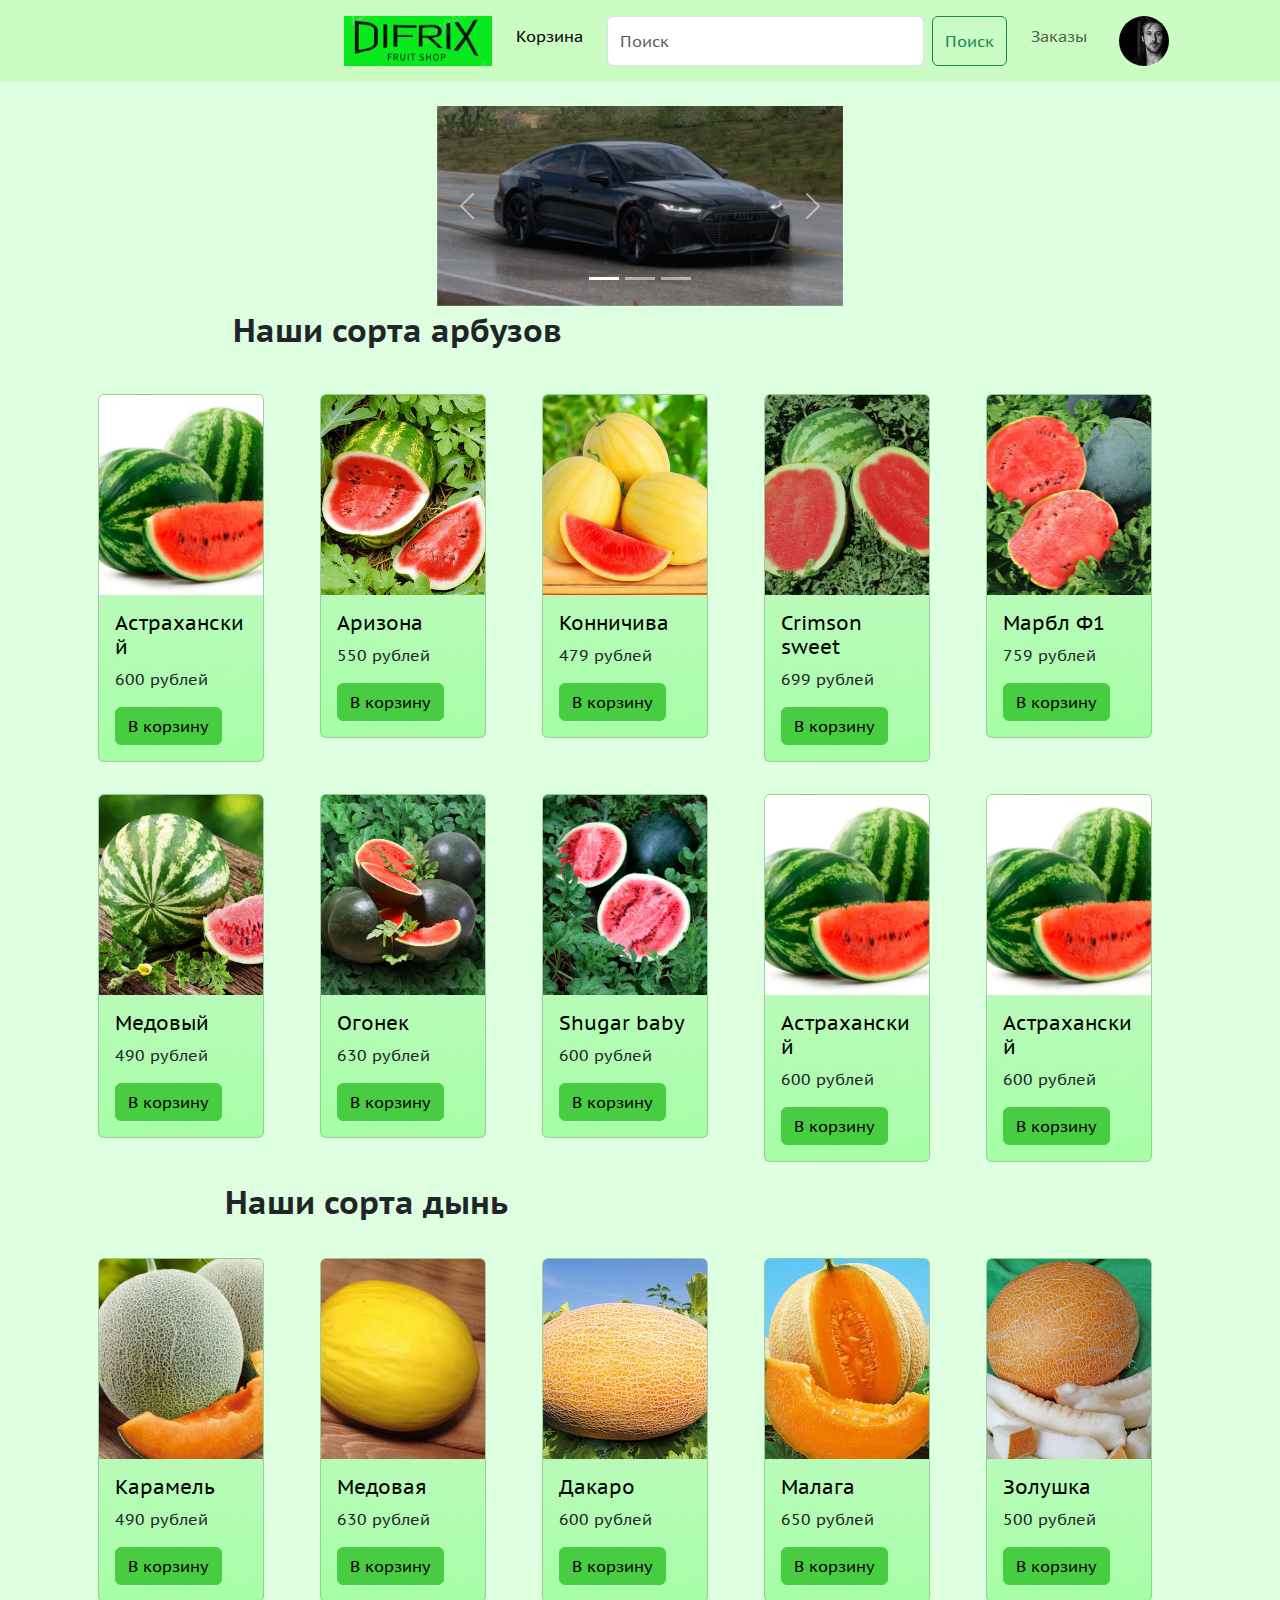
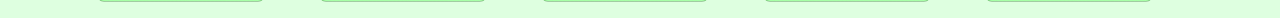
<file: index.html>
<!doctype html>
<html lang="en">

<head>
  <meta charset="utf-8">
  <meta name="viewport" content="width=device-width, initial-scale=1">
  <title>D1frixFruitSHOP</title>
  <link href="https://cdn.jsdelivr.net/npm/bootstrap@5.3.3/dist/css/bootstrap.min.css" rel="stylesheet"
    integrity="sha384-QWTKZyjpPEjISv5WaRU9OFeRpok6YctnYmDr5pNlyT2bRjXh0JMhjY6hW+ALEwIH" crossorigin="anonymous">
  <link rel="stylesheet" href="styles/styles.css">
  <link rel="apple-touch-icon" sizes="180x180" href="files/apple-touch-icon.png">
  <link rel="icon" type="image/png" sizes="32x32" href="files/favicon-32x32.png">
  <link rel="icon" type="image/png" sizes="16x16" href="files/favicon-16x16.png">
  <link rel="manifest" href="files/site.webmanifest">
</head>

<body class="colorbg">
  <header>
    <div class="container-fluid bg-color">
      <div class="row">
        <div class="col-lg-3">
        </div>
        <div class="col-lg-6">
          <nav class="navbar navbar-expand-lg ">
            <div class="container">
              <a class="navbar-brand" href="/"><img src="img/LOGO.jpg" height="50px" alt="logo"></a>
              <button class="navbar-toggler" type="button" data-bs-toggle="collapse" data-bs-target="#navbarSupportedContent"
                aria-controls="navbarSupportedContent" aria-expanded="false" aria-label="Toggle navigation">
                <span class="navbar-toggler-icon"></span>
              </button>
              <div class="collapse navbar-collapse" id="navbarSupportedContent">
                <ul class="navbar-nav">
                  <li class="nav-item mt-2 me-3">
                    <a class="nav-link navaclass active" aria-current="page" href="basket.html">Корзина</a>
                  </li>
                  <form class="d-flex mt-2 me-3" role="search">
                    <input class="form-control me-2" type="search" placeholder="Поиск" aria-label="Search">
                    <button class="btn btn-outline-success" type="submit">Поиск</button>
                  </form>
                  <li class="nav-item mt-2 me-3">
                    <a class="nav-link navaclass" href="order.html">Заказы</a>
                  </li>
                  <li class="nav-item dropdown">
                    <a class="nav-link" href="#" role="button" data-bs-toggle="dropdown" aria-expanded="false">
                      <img src="img/ryan-gosling.jpg" width="50px" alt="rayan-gosling" style="border-radius: 50%">
                    </a>
                    <ul class="dropdown-menu">
                      <li><a class="dropdown-item" href="profile.html">Личный кабинет</a></li>
                      <li><a class="dropdown-item" href="#">Баллы</a></li>
                      <li>
                        <hr class="dropdown-divider">
                      </li>
                      <li><a class="dropdown-item" href="#">Поддержка</a></li>
                    </ul>
                  </li>
                </ul>
              </div>
            </div>
          </nav>
        </div>
        <div class="col-lg-3">
        </div>
      </div>
    </div>
  </header>

  <section>

    <div class="container-fluid my-4">
      <div class="size container col-lg-8">
        <div id="carouselExampleIndicators" class="carousel slide w-50" style="margin-left: 25%;">
          <div class="carousel-indicators">
            <button type="button" data-bs-target="#carouselExampleIndicators" data-bs-slide-to="0" class="active"
              aria-current="true" aria-label="Slide 1"></button>
            <button type="button" data-bs-target="#carouselExampleIndicators" data-bs-slide-to="1"
              aria-label="Slide 2"></button>
            <button type="button" data-bs-target="#carouselExampleIndicators" data-bs-slide-to="2"
              aria-label="Slide 3"></button>
          </div>
          <div class="carousel-inner">
            <div class="carousel-item active">
              <img src="img/ауди рс 7.jpg" class="d-block w-100" alt="...">
            </div>
            <div class="carousel-item">
              <img src="img/ауди рс 7.jpg" class="d-block w-100" alt="...">
            </div>
            <div class="carousel-item">
              <img src="img/ауди рс 7.jpg" class="d-block w-100" alt="...">
            </div>
          </div>
          <button class="carousel-control-prev" type="button" data-bs-target="#carouselExampleIndicators"
            data-bs-slide="prev">
            <span class="carousel-control-prev-icon" aria-hidden="true"></span>
            <span class="visually-hidden">Previous</span>
          </button>
          <button class="carousel-control-next" type="button" data-bs-target="#carouselExampleIndicators"
            data-bs-slide="next">
            <span class="carousel-control-next-icon" aria-hidden="true"></span>
            <span class="visually-hidden">Next</span>
          </button>
        </div>
        <p>Наши сорта арбузов</p>
      </div>
    </div>
    <div class="container">
      <div class="row">
        <div class="col-lg-2 col-md-6">
          <div class="card object-fit">
            <img src="img/astrahanskij.jpg" class="card-img-top" alt="astrakhanskij">
            <div class="card-body">
              <h5 class="card-title"><a href="#">Астраханский</a></h5>
              <p class="card-text">600 рублей</p>
              <a href="#" class="btn btn-primary">В корзину</a>
            </div>
          </div>
        </div>
        <div class="col-lg-2 col-md-6">
          <div class="card object-fit">
            <img src="img/ArizonaF1.jpg" class="card-img-top" alt="arizona">
            <div class="card-body">
              <h5 class="card-title"><a href="#">Аризона</a></h5>
              <p class="card-text">550 рублей</p>
              <a href="#" class="btn btn-primary">В корзину</a>
            </div>
          </div>
        </div>
        <div class="col-lg-2 col-md-6">
          <div class="card object-fit">
            <img src="img/konnichiva.jpg" class="card-img-top" alt="konnichiva">
            <div class="card-body">
              <h5 class="card-title"><a href="#">Конничива</a></h5>
              <p class="card-text">479 рублей</p>
              <a href="#" class="btn btn-primary">В корзину</a>
            </div>
          </div>
        </div>
        <div class="col-lg-2 col-md-6">
          <div class="card object-fit">
            <img src="img/krimson-svit.jpg" class="card-img-top" alt="crimson-sweet">
            <div class="card-body">
              <h5 class="card-title"><a href="#">Crimson sweet</a></h5>
              <p class="card-text">699 рублей</p>
              <a href="#" class="btn btn-primary">В корзину</a>
            </div>
          </div>
        </div>
        <div class="col-lg-2 col-md-6">
          <div class="card object-fit">
            <img src="img/MarblF1.jpg" class="card-img-top" alt="Marbl">
            <div class="card-body">
              <h5 class="card-title"><a href="#">Марбл Ф1</a></h5>
              <p class="card-text">759 рублей</p>
              <a href="#" class="btn btn-primary">В корзину</a>
            </div>
          </div>
        </div>
      </div>
    </div>
    </div>
    <div class="container">
      <div class="row">
        <div class="col-lg-2 col-md-6">
          <div class="card object-fit">
            <img src="img/medovyj.jpg" class="card-img-top" alt="honey">
            <div class="card-body">
              <h5 class="card-title"><a href="#">Медовый</a></h5>
              <p class="card-text">490 рублей</p>
              <a href="#" class="btn btn-primary">В корзину</a>
            </div>
          </div>
        </div>
        <div class="col-lg-2 col-md-6">
          <div class="card object-fit">
            <img src="img/ogonek.jpg" class="card-img-top" alt="ogonek">
            <div class="card-body">
              <h5 class="card-title"><a href="#">Огонек</a></h5>
              <p class="card-text">630 рублей</p>
              <a href="#" class="btn btn-primary">В корзину</a>
            </div>
          </div>
        </div>
        <div class="col-lg-2 col-md-6">
          <div class="card object-fit">
            <img src="img/shugar-baby.jpg" class="card-img-top" alt="shugar-baby">
            <div class="card-body">
              <h5 class="card-title"><a href="#">Shugar baby</a></h5>
              <p class="card-text">600 рублей</p>
              <a href="#" class="btn btn-primary">В корзину</a>
            </div>
          </div>
        </div>
        <div class="col-lg-2 col-md-6">
          <div class="card object-fit">
            <img src="img/astrahanskij.jpg" class="card-img-top" alt="astrakhanskij">
            <div class="card-body">
              <h5 class="card-title"><a href="#">Астраханский</a></h5>
              <p class="card-text">600 рублей</p>
              <a href="#" class="btn btn-primary">В корзину</a>
            </div>
          </div>
        </div>
        <div class="col-lg-2 col-md-6">
          <div class="card object-fit">
            <img src="img/astrahanskij.jpg" class="card-img-top" alt="astrakhanskij">
            <div class="card-body">
              <h5 class="card-title"><a href="#">Астраханский</a></h5>
              <p class="card-text">600 рублей</p>
              <a href="#" class="btn btn-primary">В корзину</a>
            </div>
          </div>
        </div>
      </div>
    </div>
    <div class="size container col-lg-8">
      <p>Наши сорта дынь</p>
    </div>
    <div class="container">
      <div class="row">
        <div class="col-lg-2 col-md-6">
          <div class="card object-fit">
            <img src="img/karamel.jpg" class="card-img-top" alt="honey">
            <div class="card-body">
              <h5 class="card-title"><a href="#">Карамель</a></h5>
              <p class="card-text">490 рублей</p>
              <a href="#" class="btn btn-primary">В корзину</a>
            </div>
          </div>
        </div>
        <div class="col-lg-2 col-md-6">
          <div class="card object-fit">
            <img src="img/honey.jpg" class="card-img-top" alt="ogonek">
            <div class="card-body">
              <h5 class="card-title"><a href="#">Медовая</a></h5>
              <p class="card-text">630 рублей</p>
              <a href="#" class="btn btn-primary">В корзину</a>
            </div>
          </div>
        </div>
        <div class="col-lg-2 col-md-6">
          <div class="card object-fit">
            <img src="img/dakaro.jpg" class="card-img-top" alt="shugar-baby">
            <div class="card-body">
              <h5 class="card-title"><a href="#">Дакаро</a></h5>
              <p class="card-text">600 рублей</p>
              <a href="#" class="btn btn-primary">В корзину</a>
            </div>
          </div>
        </div>
        <div class="col-lg-2 col-md-6">
          <div class="card object-fit">
            <img src="img/malaga.jpg" class="card-img-top" alt="astrakhanskij">
            <div class="card-body">
              <h5 class="card-title"><a href="#">Малага</a></h5>
              <p class="card-text">650 рублей</p>
              <a href="#" class="btn btn-primary">В корзину</a>
            </div>
          </div>
        </div>
        <div class="col-lg-2 col-md-6">
          <div class="card object-fit">
            <img src="img/zolyshka.jpg" class="card-img-top" alt="astrakhanskij">
            <div class="card-body">
              <h5 class="card-title"><a href="#">Золушка</a></h5>
              <p class="card-text">500 рублей</p>
              <a href="#" class="btn btn-primary">В корзину</a>
            </div>
          </div>
        </div>
      </div>
    </div>
  </section>

  <footer>
  </footer>

  <script src="https://cdn.jsdelivr.net/npm/bootstrap@5.3.3/dist/js/bootstrap.bundle.min.js"
    integrity="sha384-YvpcrYf0tY3lHB60NNkmXc5s9fDVZLESaAA55NDzOxhy9GkcIdslK1eN7N6jIeHz"
    crossorigin="anonymous"></script>
</body>

</html>
</file>
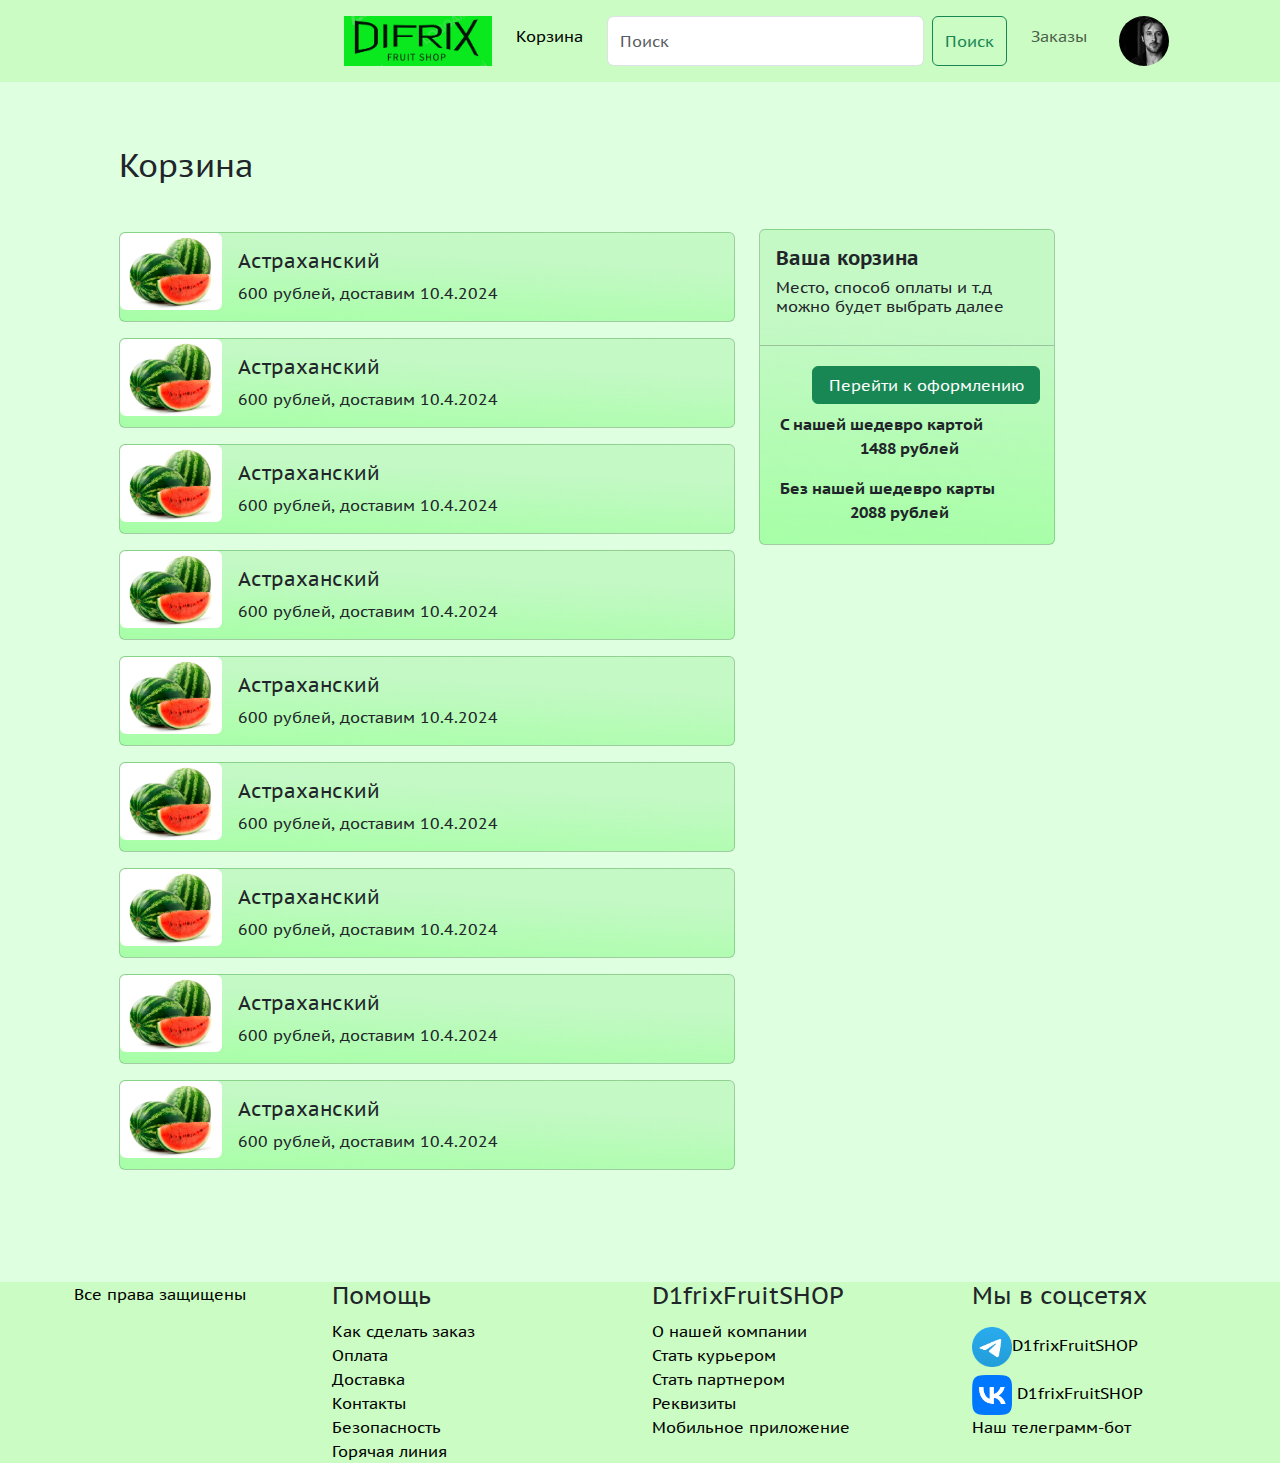
<file: basket.html>
<!DOCTYPE html>
<html lang="en">

<head>
  <meta charset="UTF-8">
  <meta name="viewport" content="width=device-width, initial-scale=1.0">
  <title>Корзина</title>
  <link href="https://cdn.jsdelivr.net/npm/bootstrap@5.3.3/dist/css/bootstrap.min.css" rel="stylesheet"
    integrity="sha384-QWTKZyjpPEjISv5WaRU9OFeRpok6YctnYmDr5pNlyT2bRjXh0JMhjY6hW+ALEwIH" crossorigin="anonymous">
  <link rel="stylesheet" href="styles/basket.css">
  <link rel="apple-touch-icon" sizes="180x180" href="files/apple-touch-icon.png">
  <link rel="icon" type="image/png" sizes="32x32" href="files/favicon-32x32.png">
  <link rel="icon" type="image/png" sizes="16x16" href="files/favicon-16x16.png">
  <link rel="manifest" href="files/site.webmanifest">
</head>

<body class="colorbg">
  <header>
    <div class="container-fluid bg-color">
      <div class="row">
        <div class="col-lg-3">
        </div>
        <div class="col-lg-6">
          <nav class="navbar navbar-expand-lg ">
            <div class="container">
              <a class="navbar-brand" href="/"><img src="img/LOGO.jpg" height="50px" alt="logo"></a>
              <button class="navbar-toggler" type="button" data-bs-toggle="collapse" data-bs-target="#navbarSupportedContent"
                aria-controls="navbarSupportedContent" aria-expanded="false" aria-label="Toggle navigation">
                <span class="navbar-toggler-icon"></span>
              </button>
              <div class="collapse navbar-collapse" id="navbarSupportedContent">
                <ul class="navbar-nav">
                  <li class="nav-item mt-2 me-3">
                    <a class="nav-link navaclass active" aria-current="page" href="basket.html">Корзина</a>
                  </li>
                  <form class="d-flex mt-2 me-3" role="search">
                    <input class="form-control me-2" type="search" placeholder="Поиск" aria-label="Search">
                    <button class="btn btn-outline-success" type="submit">Поиск</button>
                  </form>
                  <li class="nav-item mt-2 me-3">
                    <a class="nav-link navaclass" href="order.html">Заказы</a>
                  </li>
                  <li class="nav-item dropdown">
                    <a class="nav-link" href="#" role="button" data-bs-toggle="dropdown" aria-expanded="false">
                      <img src="img/ryan-gosling.jpg" width="50px" alt="rayan-gosling" style="border-radius: 50%">
                    </a>
                    <ul class="dropdown-menu">
                      <li><a class="dropdown-item" href="profile.html">Личный кабинет</a></li>
                      <li><a class="dropdown-item" href="#">Баллы</a></li>
                      <li>
                        <hr class="dropdown-divider">
                      </li>
                      <li><a class="dropdown-item" href="#">Поддержка</a></li>
                    </ul>
                  </li>
                </ul>
              </div>
            </div>
          </nav>
        </div>
        <div class="col-lg-3">
        </div>
      </div>
    </div>
  </header>

  <section class="my-3">
    <div class="container-fluid">
      <div class="row">
        <div class="col-lg-1 col-md-0">
        </div>
        <div class="col-lg-6  col-md-6 col-sm-6 my-5">
          <h2>Корзина</h2>
          <div class="card mb-3 my-5" style="max-width: 900px;">
            <div class="row g-0">
              <div class="col-md-2">
                <img src="img/astrahanskij.jpg" class="img-fluid rounded" alt="...">
              </div>
              <div class="col-md-8">
                <div class="card-body">
                  <h5 class="card-title">Астраханский</h5>
                  <p class="card-text">600 рублей, доставим 10.4.2024</p>
                </div>
              </div>
            </div>
          </div>
          <div class="card mb-3" style="max-width: 900px;">
            <div class="row g-0">
              <div class="col-md-2">
                <img src="img/astrahanskij.jpg" class="img-fluid rounded" alt="...">
              </div>
              <div class="col-md-8">
                <div class="card-body">
                  <h5 class="card-title">Астраханский</h5>
                  <p class="card-text">600 рублей, доставим 10.4.2024</p>
                </div>
              </div>
            </div>
          </div>
          <div class="card mb-3" style="max-width: 900px;">
            <div class="row g-0">
              <div class="col-md-2">
                <img src="img/astrahanskij.jpg" class="img-fluid rounded" alt="...">
              </div>
              <div class="col-md-8">
                <div class="card-body">
                  <h5 class="card-title">Астраханский</h5>
                  <p class="card-text">600 рублей, доставим 10.4.2024</p>
                </div>
              </div>
            </div>
          </div>
          <div class="card mb-3" style="max-width: 900px;">
            <div class="row g-0">
              <div class="col-md-2">
                <img src="img/astrahanskij.jpg" class="img-fluid rounded" alt="...">
              </div>
              <div class="col-md-8">
                <div class="card-body">
                  <h5 class="card-title">Астраханский</h5>
                  <p class="card-text">600 рублей, доставим 10.4.2024</p>
                </div>
              </div>
            </div>
          </div>
          <div class="card mb-3" style="max-width: 900px;">
            <div class="row g-0">
              <div class="col-md-2">
                <img src="img/astrahanskij.jpg" class="img-fluid rounded" alt="...">
              </div>
              <div class="col-md-8">
                <div class="card-body">
                  <h5 class="card-title">Астраханский</h5>
                  <p class="card-text">600 рублей, доставим 10.4.2024</p>
                </div>
              </div>
            </div>
          </div>
          <div class="card mb-3" style="max-width: 900px;">
            <div class="row g-0">
              <div class="col-md-2">
                <img src="img/astrahanskij.jpg" class="img-fluid rounded" alt="...">
              </div>
              <div class="col-md-8">
                <div class="card-body">
                  <h5 class="card-title">Астраханский</h5>
                  <p class="card-text">600 рублей, доставим 10.4.2024</p>
                </div>
              </div>
            </div>
          </div>
          <div class="card mb-3" style="max-width: 900px;">
            <div class="row g-0">
              <div class="col-md-2">
                <img src="img/astrahanskij.jpg" class="img-fluid rounded" alt="...">
              </div>
              <div class="col-md-8">
                <div class="card-body">
                  <h5 class="card-title">Астраханский</h5>
                  <p class="card-text">600 рублей, доставим 10.4.2024</p>
                </div>
              </div>
            </div>
          </div>
          <div class="card mb-3" style="max-width: 900px;">
            <div class="row g-0">
              <div class="col-md-2">
                <img src="img/astrahanskij.jpg" class="img-fluid rounded" alt="...">
              </div>
              <div class="col-md-8">
                <div class="card-body">
                  <h5 class="card-title">Астраханский</h5>
                  <p class="card-text">600 рублей, доставим 10.4.2024</p>
                </div>
              </div>
            </div>
          </div>
          <div class="card mb-3" style="max-width: 900px;">
            <div class="row g-0">
              <div class="col-md-2">
                <img src="img/astrahanskij.jpg" class="img-fluid rounded" alt="...">
              </div>
              <div class="col-md-8">
                <div class="card-body">
                  <h5 class="card-title">Астраханский</h5>
                  <p class="card-text">600 рублей, доставим 10.4.2024</p>
                </div>
              </div>
            </div>
          </div>
        </div>
        <div class="col-lg-3 col-md-6 col-sm-6 my-5">
          <div class="card mt">
            <div class="card-body pb-1">
              <h5 style="font-weight: bold;">Ваша корзина</р>
                <h6>Место, способ оплаты и т.д можно будет выбрать далее</h6>
            </div>
            <hr>
            <div class="card-body p-1">
              <button type="button" class="btn btn-success ms-5" style="width: 80%;">Перейти к оформлению</button>
              <div class="my-2 ms-3">
                <p style="font-weight: bold;">С нашей шедевро картой <span style='padding-left:80px;'>1488 рублей</span>
                </p>
                <p style="font-weight: bold;">Без нашей шедевро карты <span style='padding-left:70px;'>2088
                    рублей</span>
                </p>
              </div>
            </div>
          </div>
        </div>
        <div class="col-lg-2 col-md-0">
        </div>
      </div>
    </div>

  </section>

  <footer class="bg-color">
    <div class="container-fluid mt-5 ">
      <div class="row">
        <div class="col-lg-3 text-center root">
          <a href="#">Все права защищены</a>
        </div>
        <div class="col-lg-3 help">
          <h4>Помощь</h4>
          <a href="#">Как сделать заказ</a>
          <br><a href="#">Оплата</a>
          <br><a href="#">Доставка</a>
          <br><a href="#">Контакты</a>
          <br><a href="#">Безопасность</a>
          <br><a href="#">Горячая линия</a>
        </div>
        <div class="col-lg-3 about">
          <h4>D1frixFruitSHOP</h4>
          <div>

          </div>
          <a href="#">О нашей компании</a>
          <br><a href="#">Стать курьером</a>
          <br><a href="#">Стать партнером</a>
          <br><a href="#">Реквизиты</a>
          <br><a href="#">Мобильное приложение</a>
        </div>
        <div class="col-lg-3 messanger">
          <h4>Мы в соцсетях</h4>
          <a href="#"><img src="img/tg.png" class="my-2" alt="#" style="max-height: 40px;">D1frixFruitSHOP</a>
          <br><a href="#"><img src="img/VK Logo.png" alt="#" style="max-height: 40px;"> D1frixFruitSHOP</a>
          <br><a href="#">Наш телеграмм-бот</a>
        </div>
      </div>
    </div>
  </footer>

  <script src="https://cdn.jsdelivr.net/npm/bootstrap@5.3.3/dist/js/bootstrap.bundle.min.js"
    integrity="sha384-YvpcrYf0tY3lHB60NNkmXc5s9fDVZLESaAA55NDzOxhy9GkcIdslK1eN7N6jIeHz"
    crossorigin="anonymous"></script>
</body>

</html>
</file>
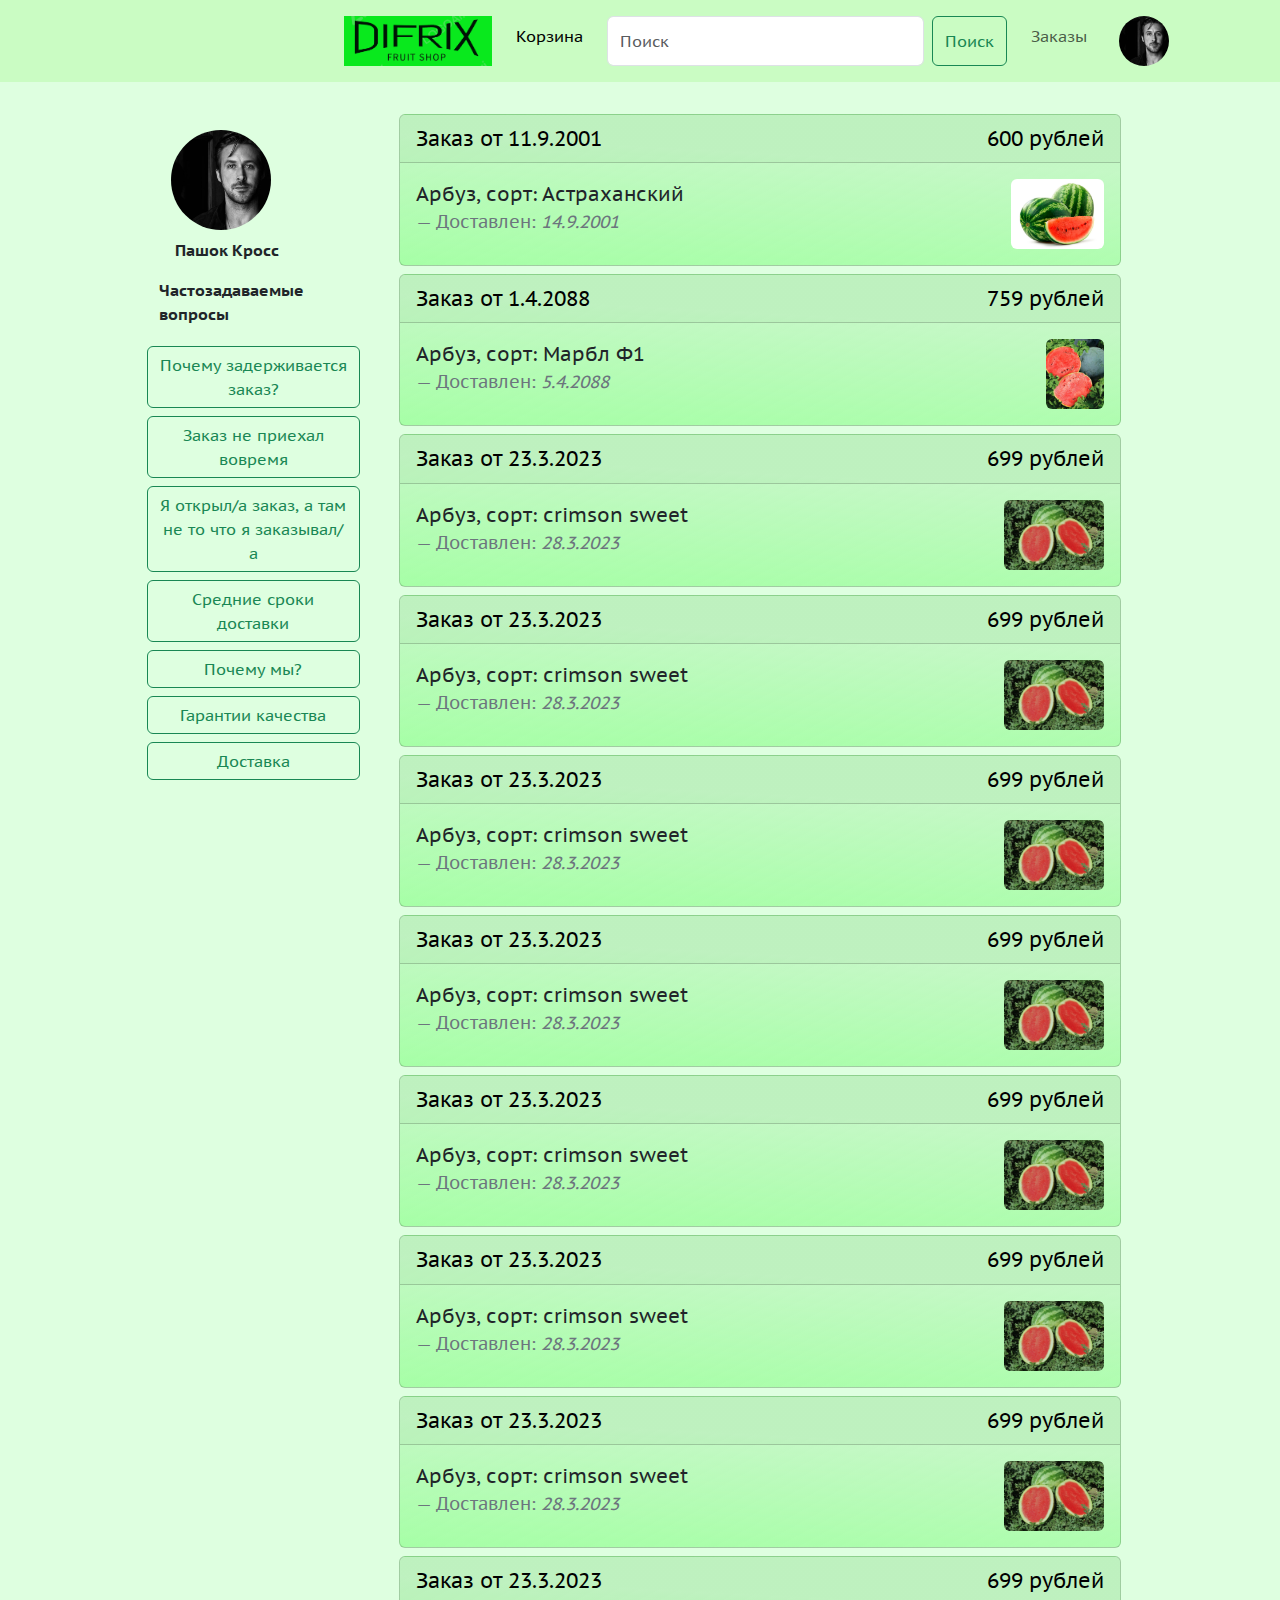
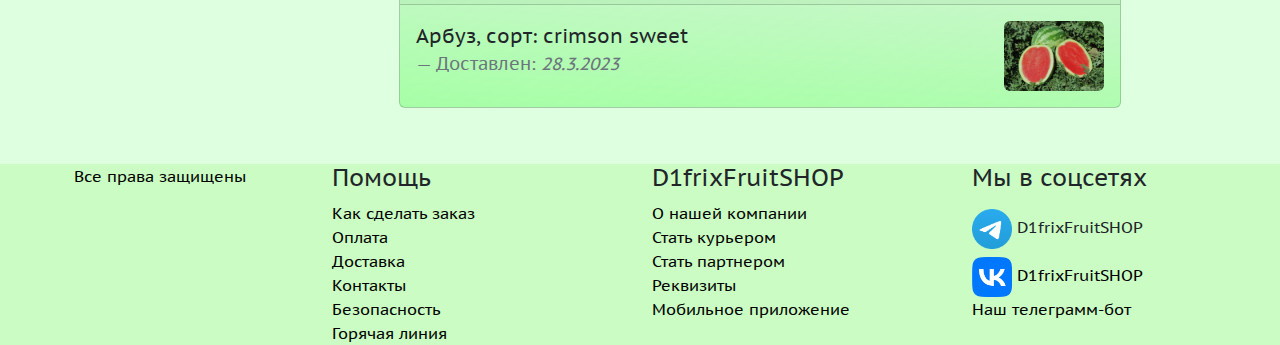
<file: order.html>
<!DOCTYPE html>
<html lang="en">

<head>
  <meta charset="UTF-8">
  <meta name="viewport" content="width=device-width, initial-scale=1.0">
  <title>Заказы</title>
  <link href="https://cdn.jsdelivr.net/npm/bootstrap@5.3.3/dist/css/bootstrap.min.css" rel="stylesheet"
    integrity="sha384-QWTKZyjpPEjISv5WaRU9OFeRpok6YctnYmDr5pNlyT2bRjXh0JMhjY6hW+ALEwIH" crossorigin="anonymous">
  <link rel="stylesheet" href="styles/order.css">
  <link rel="apple-touch-icon" sizes="180x180" href="files/apple-touch-icon.png">
  <link rel="icon" type="image/png" sizes="32x32" href="files/favicon-32x32.png">
  <link rel="icon" type="image/png" sizes="16x16" href="files/favicon-16x16.png">
  <link rel="manifest" href="files/site.webmanifest">
</head>

<body class="colorbg">
  <header>
    <div class="container-fluid bg-color">
      <div class="row">
        <div class="col-lg-3">
        </div>
        <div class="col-lg-6">
          <nav class="navbar navbar-expand-lg ">
            <div class="container">
              <a class="navbar-brand" href="/"><img src="img/LOGO.jpg" height="50px" alt="logo"></a>
              <button class="navbar-toggler" type="button" data-bs-toggle="collapse" data-bs-target="#navbarSupportedContent"
                aria-controls="navbarSupportedContent" aria-expanded="false" aria-label="Toggle navigation">
                <span class="navbar-toggler-icon"></span>
              </button>
              <div class="collapse navbar-collapse" id="navbarSupportedContent">
                <ul class="navbar-nav">
                  <li class="nav-item mt-2 me-3">
                    <a class="nav-link navaclass active" aria-current="page" href="basket.html">Корзина</a>
                  </li>
                  <form class="d-flex mt-2 me-3" role="search">
                    <input class="form-control me-2" type="search" placeholder="Поиск" aria-label="Search">
                    <button class="btn btn-outline-success" type="submit">Поиск</button>
                  </form>
                  <li class="nav-item mt-2 me-3">
                    <a class="nav-link navaclass" href="order.html">Заказы</a>
                  </li>
                  <li class="nav-item dropdown">
                    <a class="nav-link" href="#" role="button" data-bs-toggle="dropdown" aria-expanded="false">
                      <img src="img/ryan-gosling.jpg" width="50px" alt="rayan-gosling" style="border-radius: 50%">
                    </a>
                    <ul class="dropdown-menu">
                      <li><a class="dropdown-item" href="profile.html">Личный кабинет</a></li>
                      <li><a class="dropdown-item" href="#">Баллы</a></li>
                      <li>
                        <hr class="dropdown-divider">
                      </li>
                      <li><a class="dropdown-item" href="#">Поддержка</a></li>
                    </ul>
                  </li>
                </ul>
              </div>
            </div>
          </nav>
        </div>
        <div class="col-lg-3">
        </div>
      </div>
    </div>
  </header>

  <section>
    <div class="container-fluid my-4">
      <div class="row">
        <div class="container col-lg-1">
        </div>
        <div class="container col-lg-2">
          <div class="my-4">
            <div class="container">
              <img src="img/ryan-gosling.jpg" width="100px" alt="rayan-gosling" style="border-radius: 50%;">
            </div>
            <div class="bold ms-3 my-2">
              <p>Пашок Кросс</p>
            </div>
            <div class="row">
              <div class="bold">
                <p>Частозадаваемые вопросы</p>
              </div>
              <button type="button" class="btn btn-outline-success my-1">Почему задерживается заказ?</button>
              <button type="button" class="btn btn-outline-success my-1">Заказ не приехал вовремя</button>
              <button type="button" class="btn btn-outline-success my-1">Я открыл/a заказ, а там не то что я заказывал/а</button>
              <button type="button" class="btn btn-outline-success my-1">Средние сроки доставки</button>
              <button type="button" class="btn btn-outline-success my-1">Почему мы?</button>
              <button type="button" class="btn btn-outline-success my-1">Гарантии качества</button>
              <button type="button" class="btn btn-outline-success my-1">Доставка</button>
            </div>

          </div>
        </div>
        <div class="container col-lg-7">
          <div class="">
            <div class="">
              <div class="card my-2">
                <div class="card-header">
                  <a href="#">Заказ от 11.9.2001</a>
                  <a href="#" class="float-end">600 рублей</a>
                </div>
                <div class="card-body">
                  <blockquote class="blockquote mb-0">
                    <p>Арбуз, сорт: Астраханский<img src="img/astrahanskij.jpg" class="rounded float-end" alt="order">
                    </p>
                    <footer class="blockquote-footer">Доставлен: <cite title="Source Title">14.9.2001</cite>
                    </footer>
                  </blockquote>
                </div>
              </div>
              <div class="card my-2">
                <div class="card-header">
                  <a href="#">Заказ от 1.4.2088</a>
                  <a href="#" class="float-end">759 рублей</a>
                </div>
                <div class="card-body">
                  <blockquote class="blockquote mb-0">
                    <p>Арбуз, сорт: Марбл Ф1<img src="img/MarblF1.jpg" class="rounded float-end" alt="order"></p>
                    <footer class="blockquote-footer">Доставлен: <cite title="Source Title">5.4.2088</cite>
                    </footer>
                  </blockquote>
                </div>
              </div>
              <div class="card my-2">
                <div class="card-header">
                  <div>
                    <a href="#">Заказ от 23.3.2023</a>
                    <a href="#" class="float-end">699 рублей</a>
                  </div>
                </div>
                <div class="card-body">
                  <blockquote class="blockquote mb-0">
                    <p>Арбуз, сорт: crimson sweet<img src="img/krimson-svit.jpg" class="rounded float-end" alt="order">
                    </p>
                    <footer class="blockquote-footer">Доставлен: <cite title="Source Title">28.3.2023</cite>
                    </footer>
                  </blockquote>
                </div>
              </div>
              <div class="card my-2">
                <div class="card-header">
                  <div>
                    <a href="#">Заказ от 23.3.2023</a>
                    <a href="#" class="float-end">699 рублей</a>
                  </div>
                </div>
                <div class="card-body">
                  <blockquote class="blockquote mb-0">
                    <p>Арбуз, сорт: crimson sweet<img src="img/krimson-svit.jpg" class="rounded float-end" alt="order">
                    </p>
                    <footer class="blockquote-footer">Доставлен: <cite title="Source Title">28.3.2023</cite>
                    </footer>
                  </blockquote>
                </div>
              </div>
              <div class="card my-2">
                <div class="card-header">
                  <div>
                    <a href="#">Заказ от 23.3.2023</a>
                    <a href="#" class="float-end">699 рублей</a>
                  </div>
                </div>
                <div class="card-body">
                  <blockquote class="blockquote mb-0">
                    <p>Арбуз, сорт: crimson sweet<img src="img/krimson-svit.jpg" class="rounded float-end" alt="order">
                    </p>
                    <footer class="blockquote-footer">Доставлен: <cite title="Source Title">28.3.2023</cite>
                    </footer>
                  </blockquote>
                </div>
              </div>
              <div class="card my-2">
                <div class="card-header">
                  <div>
                    <a href="#">Заказ от 23.3.2023</a>
                    <a href="#" class="float-end">699 рублей</a>
                  </div>
                </div>
                <div class="card-body">
                  <blockquote class="blockquote mb-0">
                    <p>Арбуз, сорт: crimson sweet<img src="img/krimson-svit.jpg" class="rounded float-end" alt="order">
                    </p>
                    <footer class="blockquote-footer">Доставлен: <cite title="Source Title">28.3.2023</cite>
                    </footer>
                  </blockquote>
                </div>
              </div>
              <div class="card my-2">
                <div class="card-header">
                  <div>
                    <a href="#">Заказ от 23.3.2023</a>
                    <a href="#" class="float-end">699 рублей</a>
                  </div>
                </div>
                <div class="card-body">
                  <blockquote class="blockquote mb-0">
                    <p>Арбуз, сорт: crimson sweet<img src="img/krimson-svit.jpg" class="rounded float-end" alt="order">
                    </p>
                    <footer class="blockquote-footer">Доставлен: <cite title="Source Title">28.3.2023</cite>
                    </footer>
                  </blockquote>
                </div>
              </div>
              <div class="card my-2">
                <div class="card-header">
                  <div>
                    <a href="#">Заказ от 23.3.2023</a>
                    <a href="#" class="float-end">699 рублей</a>
                  </div>
                </div>
                <div class="card-body">
                  <blockquote class="blockquote mb-0">
                    <p>Арбуз, сорт: crimson sweet<img src="img/krimson-svit.jpg" class="rounded float-end" alt="order">
                    </p>
                    <footer class="blockquote-footer">Доставлен: <cite title="Source Title">28.3.2023</cite>
                    </footer>
                  </blockquote>
                </div>
              </div>
              <div class="card my-2">
                <div class="card-header">
                  <div>
                    <a href="#">Заказ от 23.3.2023</a>
                    <a href="#" class="float-end">699 рублей</a>
                  </div>
                </div>
                <div class="card-body">
                  <blockquote class="blockquote mb-0">
                    <p>Арбуз, сорт: crimson sweet<img src="img/krimson-svit.jpg" class="rounded float-end" alt="order">
                    </p>
                    <footer class="blockquote-footer">Доставлен: <cite title="Source Title">28.3.2023</cite>
                    </footer>
                  </blockquote>
                </div>
              </div>
              <div class="card my-2">
                <div class="card-header">
                  <div>
                    <a href="#">Заказ от 23.3.2023</a>
                    <a href="#" class="float-end">699 рублей</a>
                  </div>
                </div>
                <div class="card-body">
                  <blockquote class="blockquote mb-0">
                    <p>Арбуз, сорт: crimson sweet<img src="img/krimson-svit.jpg" class="rounded float-end" alt="order">
                    </p>
                    <footer class="blockquote-footer">Доставлен: <cite title="Source Title">28.3.2023</cite>
                    </footer>
                  </blockquote>
                </div>
              </div>
            </div>
          </div>
        </div>
        <div class="container col-lg-1">
        </div>
      </div>
    </div>
  </section>

  <footer class="bg-color">
    <div class="container-fluid mt-5 ">
      <div class="row">
        <div class="col-lg-3 text-center root">
          <a href="#">Все права защищены</a>
        </div>
        <div class="col-lg-3 help">
          <h4>Помощь</h4>
          <a href="#">Как сделать заказ</a>
          <br><a href="#">Оплата</a>
          <br><a href="#">Доставка</a>
          <br><a href="#">Контакты</a>
          <br><a href="#">Безопасность</a>
          <br><a href="#">Горячая линия</a>
        </div>
        <div class="col-lg-3 about">
          <h4>D1frixFruitSHOP</h4>
          <div>

          </div>
          <a href="#">О нашей компании</a>
          <br><a href="#">Стать курьером</a>
          <br><a href="#">Стать партнером</a>
          <br><a href="#">Реквизиты</a>
          <br><a href="#">Мобильное приложение</a>
        </div>
        <div class="col-lg-3 messanger">
          <h4>Мы в соцсетях</h4>
          <a href="#"></a><img src="img/tg.png" class="my-2" alt="#" style="max-height: 40px;"> D1frixFruitSHOP</a>
          <br><a href="#"><img src="img/VK Logo.png" alt="#" style="max-height: 40px;"> D1frixFruitSHOP</a>
          <br><a href="#">Наш телеграмм-бот</a>
        </div>
      </div>
    </div>
  </footer>

  <script src="https://cdn.jsdelivr.net/npm/bootstrap@5.3.3/dist/js/bootstrap.bundle.min.js"
    integrity="sha384-YvpcrYf0tY3lHB60NNkmXc5s9fDVZLESaAA55NDzOxhy9GkcIdslK1eN7N6jIeHz"
    crossorigin="anonymous"></script>
</body>

</html>
</file>
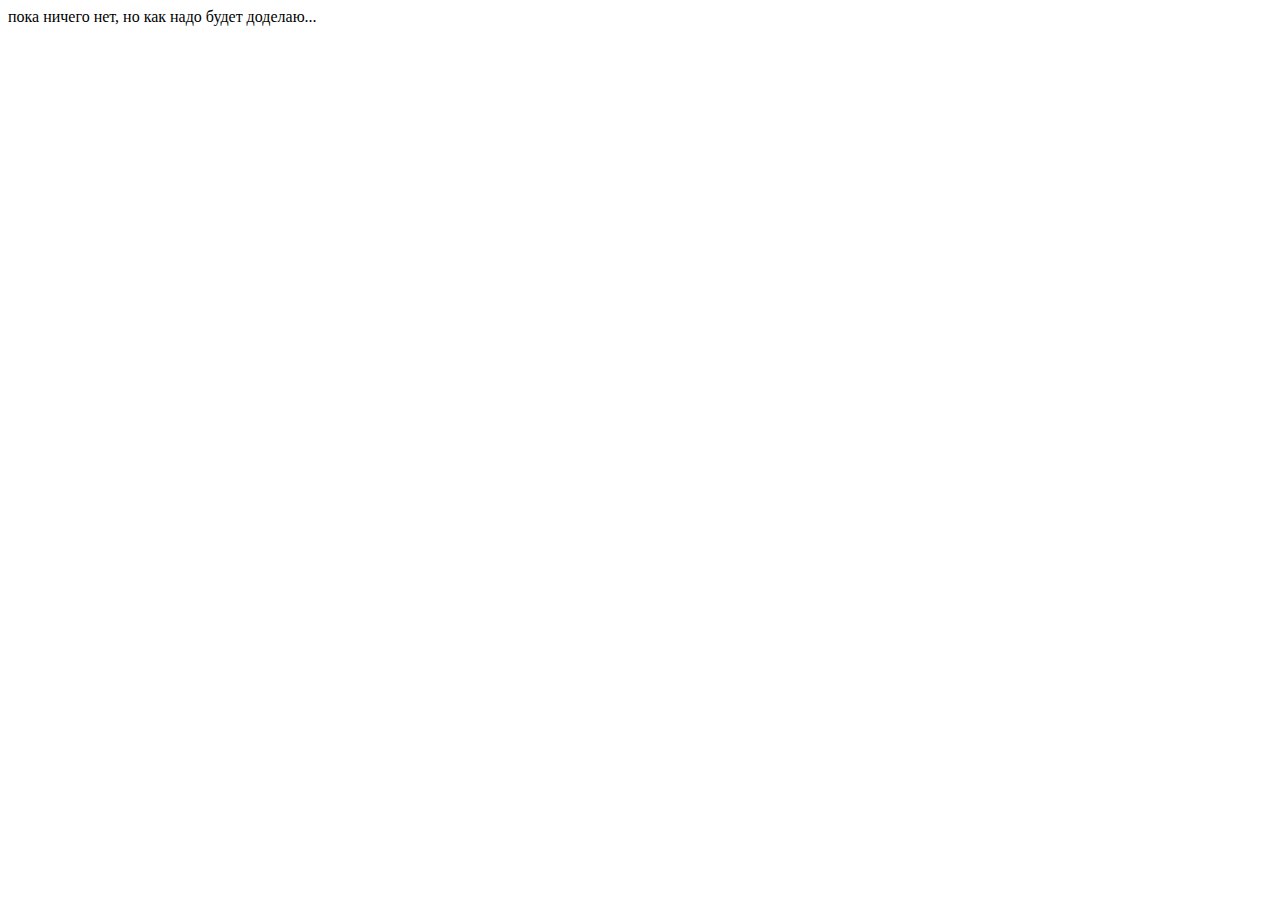
<file: profile.html>
<!DOCTYPE html>
<html lang="en">

<head>
    <meta charset="UTF-8">
    <meta name="viewport" content="width=device-width, initial-scale=1.0">
    <title>Document</title>
    <link rel="apple-touch-icon" sizes="180x180" href="files/apple-touch-icon.png">
    <link rel="icon" type="image/png" sizes="32x32" href="files/favicon-32x32.png">
    <link rel="icon" type="image/png" sizes="16x16" href="files/favicon-16x16.png">
    <link rel="manifest" href="files/site.webmanifest">
</head>

<body>
пока ничего нет, но как надо будет доделаю...
</body>

</html>
</file>
<file: styles/styles.css>
@import url('https://fonts.googleapis.com/css?family=PT Sans Caption&display=swap');

body {
    font-family: PT Sans Caption, serif;
}
.colorbg {
    background-color: rgb(222, 255, 224);
}

.bg-color {
    background-color: rgb(202, 252, 195);
}

.d-flex {
    height: 50px;
    width: 400px;
}

.navaclass:hover {
   color: rgb(0, 0, 0);
}

.col-lg-2.col-md-6 {
    margin: 1em;
}

.btn.btn-primary {
    background-color: rgb(72, 204, 65);
    border-color: rgb(72, 204, 65);
}

.btn.btn-primary:hover {
    background-color: rgb(50, 139, 45);
    border-color: rgb(50, 139, 45);
}

.card img {
    height: 200px;
}

.card.object-fit img {
    max-width: 100%; /* Максимальная ширина картинки */
    min-height: 100%; /* Минимальная высота картинки */
    object-fit: cover; /* Всю, выше указанную, облась заполнить картинкой */
}

.card {
    background: linear-gradient(183deg, rgba(174, 242, 174, 0.53) 29.9%, rgb(166, 255, 166) 100%);
}

.size {
    font-size: 2em;
    font-weight: bold;
}

.dropdown-menu {
    background-color: rgb(222, 255, 224);
}

.dropdown-item:hover {
    background-color: rgb(150, 245, 156);
}

.card a {
    text-decoration: none;
    color: black;
}

@media (max-width: 750px) {
    .carousel-indicators {
        display: none;
    }
}
</file>
<file: styles/basket.css>
@import url('https://fonts.googleapis.com/css?family=PT Sans Caption&display=swap');

body {
    font-family: PT Sans Caption, serif;
}
.colorbg {
    background-color: rgb(222, 255, 224);
}

.bg-color {
    background-color: rgb(202, 252, 195);
}

.d-flex {
    height: 50px;
    width: 400px;
}

.dropdown-menu {
    background-color: rgb(222, 255, 224);
}

.dropdown-item:hover {
    background-color: rgb(150, 245, 156);
}

.card {
    background: linear-gradient(183deg, rgba(174, 242, 174, 0.53) 29.9%, rgb(166, 255, 166) 100%);
}

.list-group-item {
    background-color: rgb(202, 252, 195);
}

.bold {
    display: inline-block;
    font-weight: bold;
}

.font-color {
    display: inline-block;
    color: rgb(7, 241, 34);
}

.mt {
    margin-top: 5.2em
}

.help a,
.root a,
.about a,
.messanger a {
    text-decoration: none;
    color: black;
}

.help a:hover,
.root a:hover,
.about a:hover,
.messanger a:hover {
    text-decoration: none;
    color: rgb(38, 125, 44);
}
</file>
<file: styles/order.css>
@import url('https://fonts.googleapis.com/css?family=PT Sans Caption&display=swap');

body {
    font-family: PT Sans Caption, serif;
}
.colorbg {
    background-color: rgb(222, 255, 224);
}

.bg-color {
    background-color: rgb(202, 252, 195);
}

.card-header {
    font-size: 1.3em;
}

.dropdown-menu {
    background-color: rgb(222, 255, 224);
}

.dropdown-item:hover {
    background-color: rgb(150, 245, 156);
}

.card {
    background: linear-gradient(183deg, rgba(174, 242, 174, 0.53) 29.9%, rgb(166, 255, 166) 100%);
}

.card a {
    text-decoration: none;
    color: black;
}

.rounded.float-end {
    height: 70px;
}

.d-flex {
    height: 50px;
    width: 400px;
}

.bold {
    font-weight: bold;
}

.help a,
.root a,
.about a,
.messanger a {
    text-decoration: none;
    color: black;
}

.help a:hover,
.root a:hover,
.about a:hover,
.messanger a:hover {
    text-decoration: none;
    color: rgb(38, 125, 44);
}
</file>
